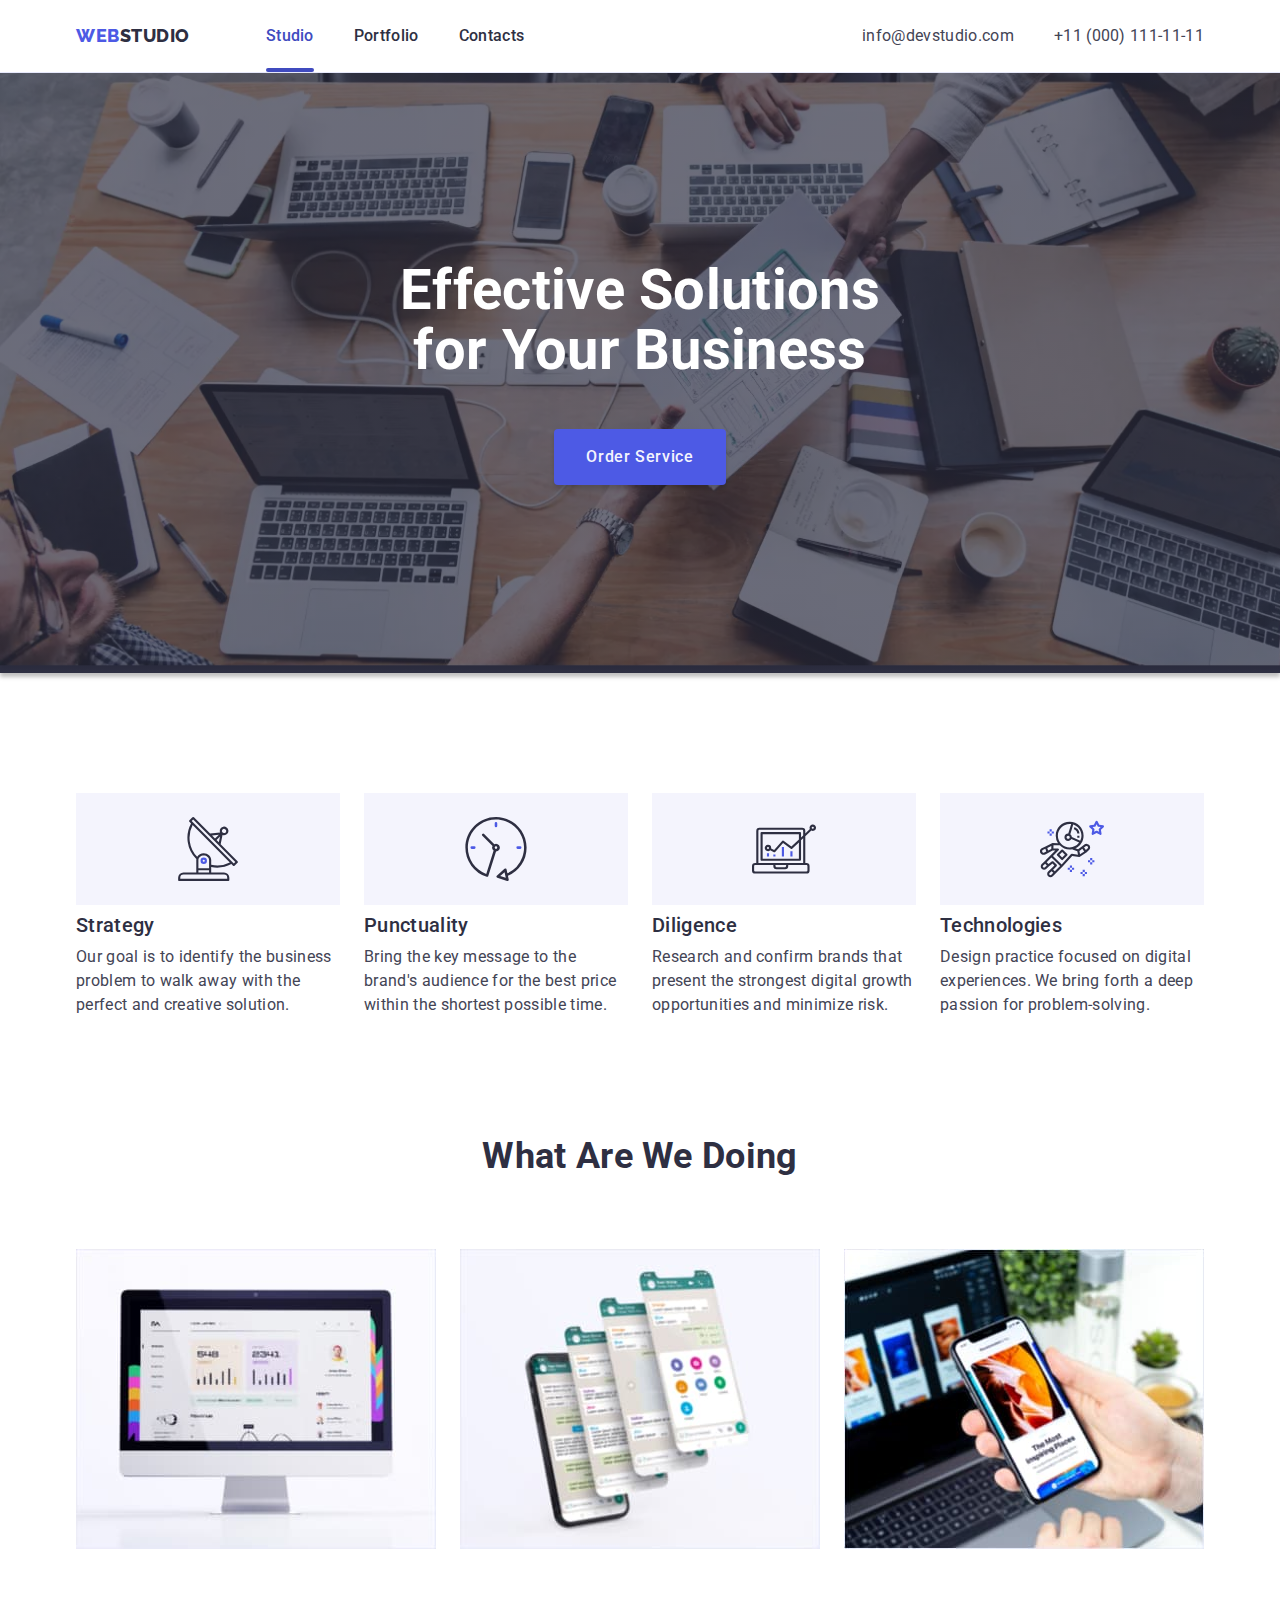
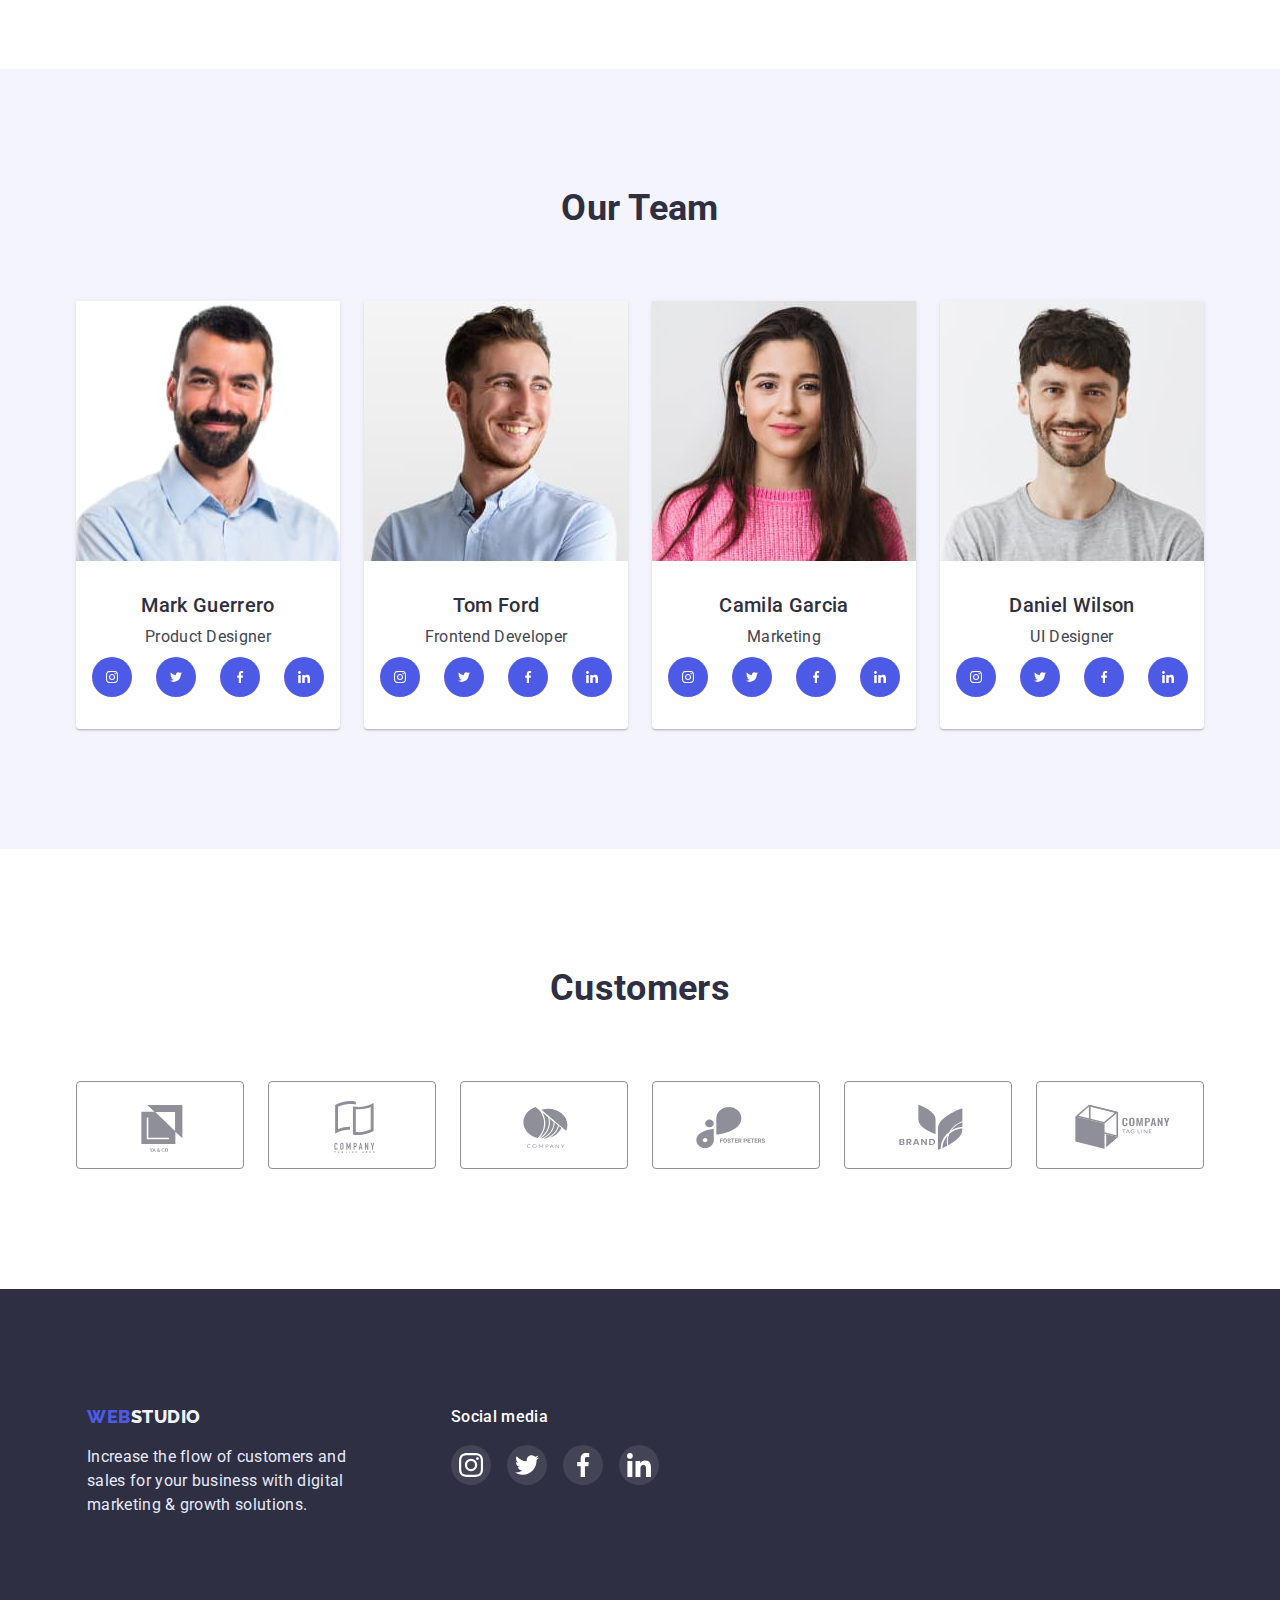
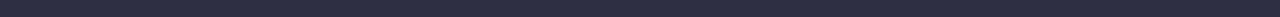
<file: index.html>
<!DOCTYPE html>
<html lang="en">
  <head>
    <meta charset="UTF-8" />
    <meta http-equiv="X-UA-Compatible" content="IE=edge" />
    <meta name="viewport" content="width=device-width, initial-scale=1.0" />
    <link rel="preconnect" href="https://fonts.googleapis.com" />
    <link rel="preconnect" href="https://fonts.gstatic.com" crossorigin />
    <link
      href="https://fonts.googleapis.com/css2?family=Montserrat:wght@400;700&family=Raleway:wght@800&family=Roboto:wght@400;500;700;900&display=swap"
      rel="stylesheet"
    />
    <link
      rel="stylesheet"
      href="https://cdnjs.cloudflare.com/ajax/libs/modern-normalize/1.1.0/modern-normalize.min.css"
    />
    <link rel="stylesheet" href="./css/style.css" />
    <title>Document</title>
  </head>
  <body>
    <header class="header">
      <div class="header-main container">
        <nav class="header-nav">
          <a class="logo link" href="index.html">
            <span class="logo-web">web</span>studio</a
          >
          <ul class="header-list list">
            <li class="header-item">
              <a class="header-link link current" href="index.html">Studio</a>
            </li>
            <li class="header-item">
              <a class="header-link link" href="portfolio.html">Portfolio</a>
            </li>
            <li class="header-item">
              <a class="header-link link" href="#">Contacts</a>
            </li>
          </ul>
        </nav>
        <address class="address">
          <ul class="address-list list">
            <li>
              <a class="address-item link" href="mailto:info@devstudio.com"
                >info@devstudio.com</a
              >
            </li>
            <li>
              <a class="address-item link" href="tel:+110001111111"
                >+11 (000) 111-11-11</a
              >
            </li>
          </ul>
        </address>
      </div>
    </header>
    <main>
      <!-- Hero -->
      <section class="hero-section">
        <div class="container">
          <h1 class="main-title">
            Effective Solutions <br />
            for Your Business
          </h1>
          <button class="hero-btn" type="button" data-modal-open>
            Order Service
          </button>
        </div>
      </section>
      <!-- Оur Features -->
      <section class="section">
        <div class="container">
          <h2 class="visually-hidden">Оur Features</h2>
          <ul class="features-list list">
            <li class="features-item">
              <div class="features-icon-box">
                <svg class="features-icon" width="64" height="64">
                  <use href="./img/icons.svg#icon-antenna"></use>
                </svg>
              </div>
              <h3 class="features-subtitle">Strategy</h3>
              <p class="features-text">
                Our goal is to identify the business problem to walk away with
                the perfect and creative solution.
              </p>
            </li>
            <li class="features-item">
              <div class="features-icon-box">
                <svg class="features-icon" width="64" height="64">
                  <use href="./img/icons.svg#icon-clock"></use>
                </svg>
              </div>
              <h3 class="features-subtitle">Punctuality</h3>
              <p class="features-text">
                Bring the key message to the brand's audience for the best price
                within the shortest possible time.
              </p>
            </li>
            <li class="features-item">
              <div class="features-icon-box">
                <svg class="features-icon" width="64" height="64">
                  <use href="./img/icons.svg#icon-diagram"></use>
                </svg>
              </div>
              <h3 class="features-subtitle">Diligence</h3>
              <p class="features-text">
                Research and confirm brands that present the strongest digital
                growth opportunities and minimize risk.
              </p>
            </li>
            <li class="features-item">
              <div class="features-icon-box">
                <svg class="features-icon" width="64" height="64">
                  <use href="./img/icons.svg#icon-astronaut"></use>
                </svg>
              </div>
              <h3 class="features-subtitle">Technologies</h3>
              <p class="features-text">
                Design practice focused on digital experiences. We bring forth a
                deep passion for problem-solving.
              </p>
            </li>
          </ul>
        </div>
      </section>
      <!-- What are we doing? -->
      <section class="works-section">
        <div class="container">
          <h2 class="section-title">What are we doing</h2>
          <ul class="works-list list">
            <li class="works-item">
              <img
                class="works-img"
                src="./img/desktop.jpg"
                alt="Desktop applications"
                width="360"
                height="360"
              />
            </li>
            <li class="works-item">
              <img
                class="works-img"
                src="./img/mobile.jpg"
                alt="Mobile applications"
                width="360"
                height="360"
              />
            </li>
            <li class="works-item">
              <img
                class="works-img"
                src="./img/design.jpg"
                alt="Applications design"
                width="360"
                height="360"
              />
            </li>
          </ul>
        </div>
      </section>
      <!-- Our Team -->
      <section class="section team-section">
        <div class="container">
          <h2 class="section-title">Our Team</h2>
          <ul class="team-list list">
            <li class="team-member">
              <img
                class="team-photo"
                src="./img/mark.jpg"
                alt="Smiling guy with beard"
                width="264"
                height="260"
              />
              <div class="member-info">
                <h3 class="team-subtitle">Mark Guerrero</h3>
                <p class="team-text">Product Designer</p>
                <ul class="social-list list">
                  <li class="social-box">
                    <a
                      class="social-link"
                      href="https://instagram.com"
                      rel="noopener noreferrer"
                      aria-label="instagram-link"
                    >
                      <svg class="social-link-icon" width="12" height="12">
                        <use href="./img/icons.svg#icon-instagram"></use></svg
                    ></a>
                  </li>
                  <li class="social-box">
                    <a
                      class="social-link"
                      href="https://twitter.com"
                      rel="noopener noreferrer"
                      aria-label="twitter-link"
                    >
                      <svg class="social-link-icon" width="12" height="12">
                        <use href="./img/icons.svg#icon-twitter"></use></svg
                    ></a>
                  </li>
                  <li class="social-box">
                    <a
                      class="social-link"
                      href="https://www.facebook.com"
                      rel="noopener noreferrer"
                      aria-label="facebook-link"
                    >
                      <svg class="social-link-icon" width="12" height="12">
                        <use href="./img/icons.svg#icon-facebook"></use></svg
                    ></a>
                  </li>
                  <li class="social-box">
                    <a
                      class="social-link"
                      href="https://www.linkedin.com"
                      rel="noopener noreferrer"
                      aria-label="linkedin-link"
                    >
                      <svg class="social-link-icon" width="12" height="12">
                        <use href="./img/icons.svg#icon-linkedin"></use></svg
                    ></a>
                  </li>
                </ul>
              </div>
            </li>
            <li class="team-member">
              <img
                class="team-photo"
                src="./img/tom.jpg"
                alt="Smiling guy with fancy hairstyle"
                width="264"
                height="260"
              />
              <div class="member-info">
                <h3 class="team-subtitle">Tom Ford</h3>
                <p class="team-text">Frontend Developer</p>
                <ul class="social-list list">
                  <li class="social-box">
                    <a
                      class="social-link"
                      href="https://instagram.com"
                      rel="noopener noreferrer"
                      aria-label="instagram-link"
                    >
                      <svg class="social-link-icon" width="12" height="12">
                        <use href="./img/icons.svg#icon-instagram"></use></svg
                    ></a>
                  </li>
                  <li class="social-box">
                    <a
                      class="social-link"
                      href="https://twitter.com"
                      rel="noopener noreferrer"
                      aria-label="twitter-link"
                    >
                      <svg class="social-link-icon" width="12" height="12">
                        <use href="./img/icons.svg#icon-twitter"></use></svg
                    ></a>
                  </li>
                  <li class="social-box">
                    <a
                      class="social-link"
                      href="https://www.facebook.com"
                      rel="noopener noreferrer"
                      aria-label="facebook-link"
                    >
                      <svg class="social-link-icon" width="12" height="12">
                        <use href="./img/icons.svg#icon-facebook"></use></svg
                    ></a>
                  </li>
                  <li class="social-box">
                    <a
                      class="social-link"
                      href="https://www.linkedin.com"
                      rel="noopener noreferrer"
                      aria-label="linkedin-link"
                    >
                      <svg class="social-link-icon" width="12" height="12">
                        <use href="./img/icons.svg#icon-linkedin"></use></svg
                    ></a>
                  </li>
                </ul>
              </div>
            </li>
            <li class="team-member">
              <img
                class="team-photo"
                src="./img/camila.jpg"
                alt="Shy lady with pink lipstick"
                width="264"
                height="260"
              />
              <div class="member-info">
                <h3 class="team-subtitle">Camila Garcia</h3>
                <p class="team-text">Marketing</p>
                <ul class="social-list list">
                  <li class="social-box">
                    <a
                      class="social-link"
                      href="https://instagram.com"
                      rel="noopener noreferrer"
                      aria-label="instagram-link"
                    >
                      <svg class="social-link-icon" width="12" height="12">
                        <use href="./img/icons.svg#icon-instagram"></use></svg
                    ></a>
                  </li>
                  <li class="social-box">
                    <a
                      class="social-link"
                      href="https://twitter.com"
                      rel="noopener noreferrer"
                      aria-label="twitter-link"
                    >
                      <svg class="social-link-icon" width="12" height="12">
                        <use href="./img/icons.svg#icon-twitter"></use></svg
                    ></a>
                  </li>
                  <li class="social-box">
                    <a
                      class="social-link"
                      href="https://www.facebook.com"
                      rel="noopener noreferrer"
                      aria-label="facebook-link"
                    >
                      <svg class="social-link-icon" width="12" height="12">
                        <use href="./img/icons.svg#icon-facebook"></use></svg
                    ></a>
                  </li>
                  <li class="social-box">
                    <a
                      class="social-link"
                      href="https://www.linkedin.com"
                      rel="noopener noreferrer"
                      aria-label="linkedin-link"
                    >
                      <svg class="social-link-icon" width="12" height="12">
                        <use href="./img/icons.svg#icon-linkedin"></use></svg
                    ></a>
                  </li>
                </ul>
              </div>
            </li>
            <li class="team-member">
              <img
                class="team-photo"
                src="./img/daniel.jpg"
                alt="Typical hipster"
                width="264"
                height="260"
              />
              <div class="member-info">
                <h3 class="team-subtitle">Daniel Wilson</h3>
                <p class="team-text">UI Designer</p>
                <ul class="social-list list">
                  <li class="social-box">
                    <a
                      class="social-link"
                      href="https://instagram.com"
                      rel="noopener noreferrer"
                      aria-label="instagram-link"
                    >
                      <svg class="social-link-icon" width="12" height="12">
                        <use href="./img/icons.svg#icon-instagram"></use></svg
                    ></a>
                  </li>
                  <li class="social-box">
                    <a
                      class="social-link"
                      href="https://twitter.com"
                      rel="noopener noreferrer"
                      aria-label="twitter-link"
                    >
                      <svg class="social-link-icon" width="12" height="12">
                        <use href="./img/icons.svg#icon-twitter"></use></svg
                    ></a>
                  </li>
                  <li class="social-box">
                    <a
                      class="social-link"
                      href="https://www.facebook.com"
                      rel="noopener noreferrer"
                      aria-label="facebook-link"
                    >
                      <svg class="social-link-icon" width="12" height="12">
                        <use href="./img/icons.svg#icon-facebook"></use></svg
                    ></a>
                  </li>
                  <li class="social-box">
                    <a
                      class="social-link"
                      href="https://www.linkedin.com"
                      rel="noopener noreferrer"
                      aria-label="linkedin-link"
                    >
                      <svg class="social-link-icon" width="12" height="12">
                        <use href="./img/icons.svg#icon-linkedin"></use></svg
                    ></a>
                  </li>
                </ul>
              </div>
            </li>
          </ul>
        </div>
      </section>
      <section class="section">
        <div class="container">
          <h2 class="section-title">Customers</h2>
          <ul class="customers-list list">
            <li class="customers-item">
              <a
                class="company-link"
                href=""
                rel="noopener noreferrer"
                aria-label=""
              >
                <svg class="company-link-icon" width="104" height="56">
                  <use href="./img/icons.svg#icon-Logo1"></use></svg
              ></a>
            </li>
            <li class="customers-item">
              <a
                class="company-link"
                href=""
                rel="noopener noreferrer"
                aria-label=""
              >
                <svg class="company-link-icon" width="104" height="56">
                  <use href="./img/icons.svg#icon-Logo2"></use></svg
              ></a>
            </li>
            <li class="customers-item">
              <a
                class="company-link"
                href=""
                rel="noopener noreferrer"
                aria-label=""
              >
                <svg class="company-link-icon" width="104" height="56">
                  <use href="./img/icons.svg#icon-Logo3"></use></svg
              ></a>
            </li>
            <li class="customers-item">
              <a
                class="company-link"
                href=""
                rel="noopener noreferrer"
                aria-label=""
              >
                <svg class="company-link-icon" width="104" height="56">
                  <use href="./img/icons.svg#icon-Logo4"></use></svg
              ></a>
            </li>
            <li class="customers-item">
              <a
                class="company-link"
                href=""
                rel="noopener noreferrer"
                aria-label=""
              >
                <svg class="company-link-icon" width="104" height="56">
                  <use href="./img/icons.svg#icon-Logo5"></use></svg
              ></a>
            </li>
            <li class="customers-item">
              <a
                class="company-link"
                href=""
                rel="noopener noreferrer"
                aria-label=""
              >
                <svg class="company-link-icon" width="104" height="56">
                  <use href="./img/icons.svg#icon-Logo6"></use></svg
              ></a>
            </li>
          </ul>
        </div>
      </section>
    </main>
    <footer class="footer">
      <div class="footer-container container">
        <div class="footer-info">
          <a class="logo link logo-footer" href="index.html">
            <span class="logo-web">web</span>studio
          </a>
          <p class="footer-text">
            Increase the flow of customers and sales for your business with
            digital marketing & growth solutions.
          </p>
        </div>
        <div class="footer-social">
          <p class="uppertitle">Social media</p>
          <ul class="footer-social-list list">
            <li class="footer-social-box">
              <a
                class="footer-social-link"
                href="https://instagram.com"
                rel="noopener noreferrer"
                aria-label="instagram-link"
              >
                <svg class="footer-social-link-icon" width="24" height="24">
                  <use href="./img/icons.svg#icon-instagram"></use></svg
              ></a>
            </li>
            <li class="footer-social-box">
              <a
                class="footer-social-link"
                href="https://twitter.com"
                rel="noopener noreferrer"
                aria-label="twitter-link"
              >
                <svg class="footer-social-link-icon" width="24" height="24">
                  <use href="./img/icons.svg#icon-twitter"></use></svg
              ></a>
            </li>
            <li class="footer-social-box">
              <a
                class="footer-social-link"
                href="https://www.facebook.com"
                rel="noopener noreferrer"
                aria-label="facebook-link"
              >
                <svg class="footer-social-link-icon" width="24" height="24">
                  <use href="./img/icons.svg#icon-facebook"></use></svg
              ></a>
            </li>
            <li class="footer-social-box">
              <a
                class="footer-social-link"
                href="https://www.linkedin.com"
                rel="noopener noreferrer"
                aria-label="linkedin-link"
              >
                <svg class="footer-social-link-icon" width="24" height="24">
                  <use href="./img/icons.svg#icon-linkedin"></use></svg
              ></a>
            </li>
          </ul>
        </div>
      </div>
    </footer>

    <div class="backdrop is-hidden" data-modal>
      <div class="modal">
        <button class="modal-btn" type="button" data-modal-close>
          <svg class="modal-icon" width="8px" height="8px">
            <use href="./img/icons.svg#icon-close"></use>
          </svg>
        </button>
      </div>
    </div>

    <script src="./js/modal.js"></script>
  </body>
</html>
</file>
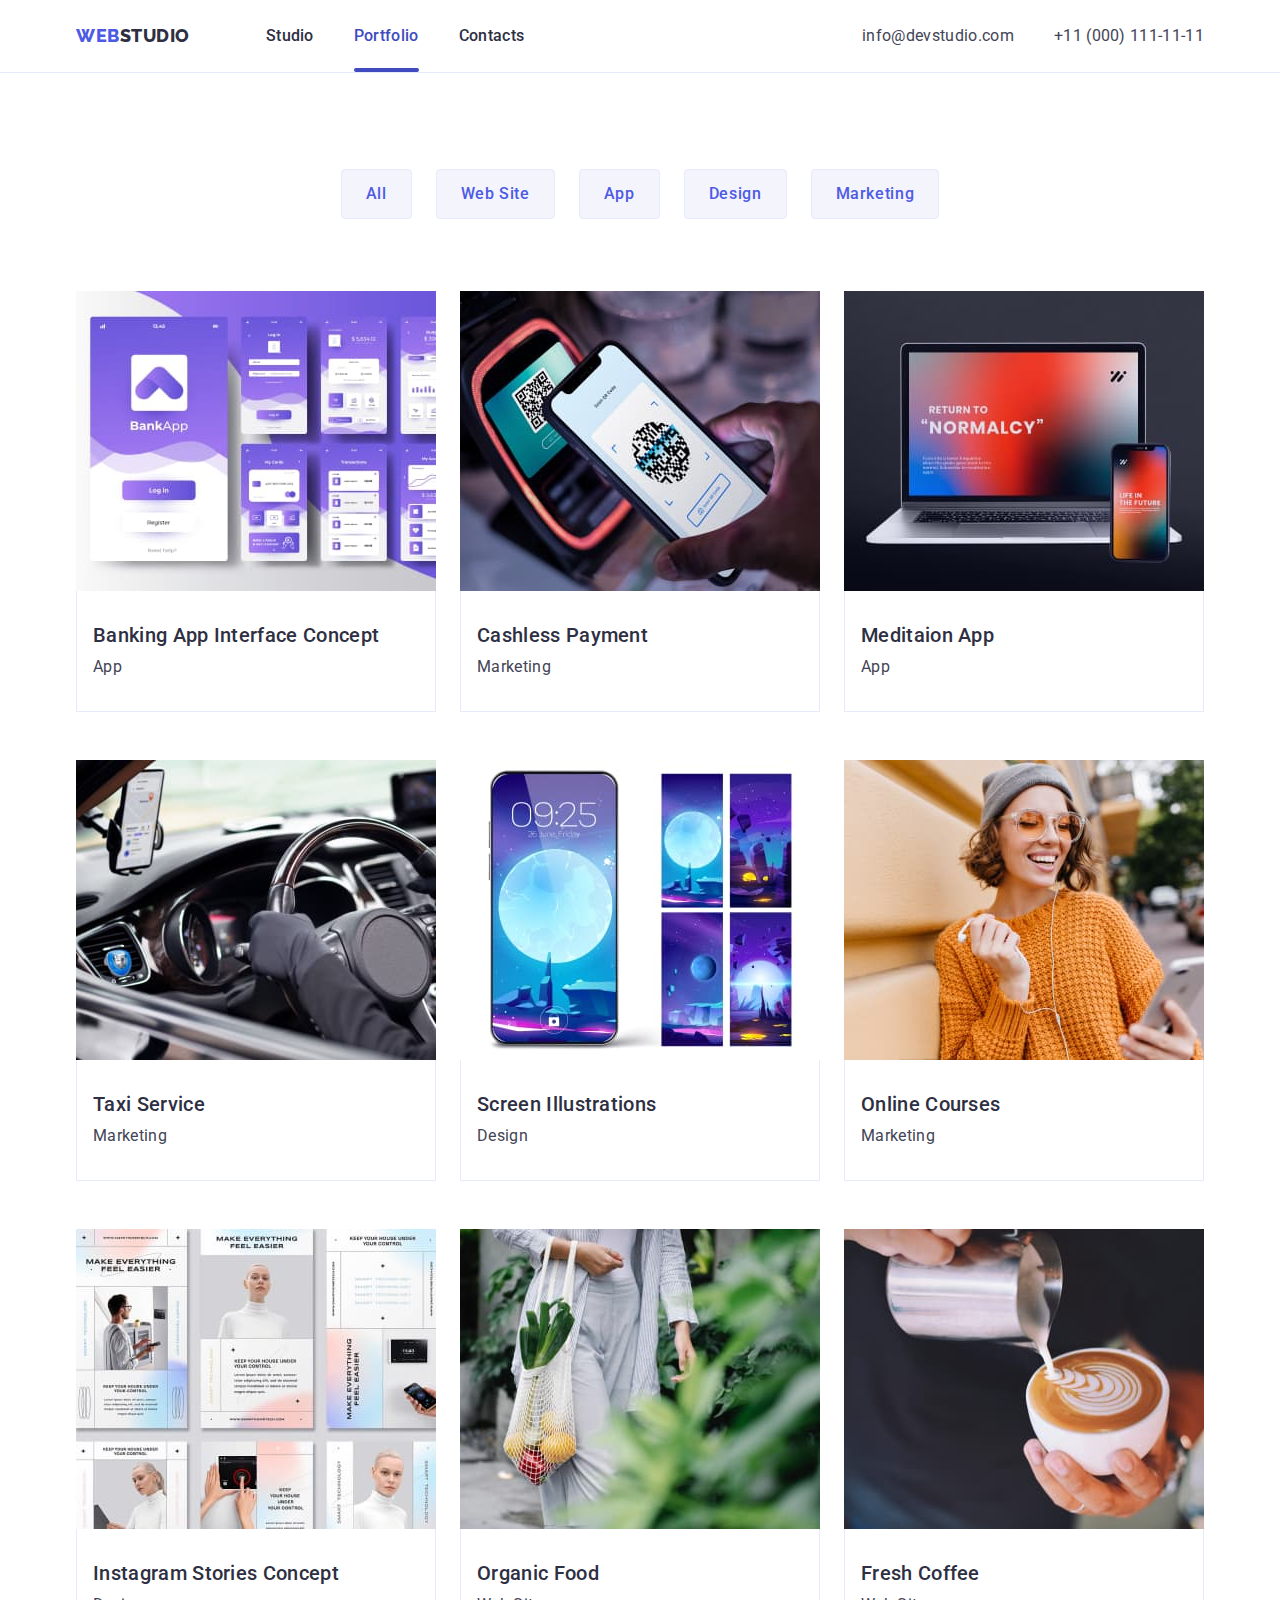
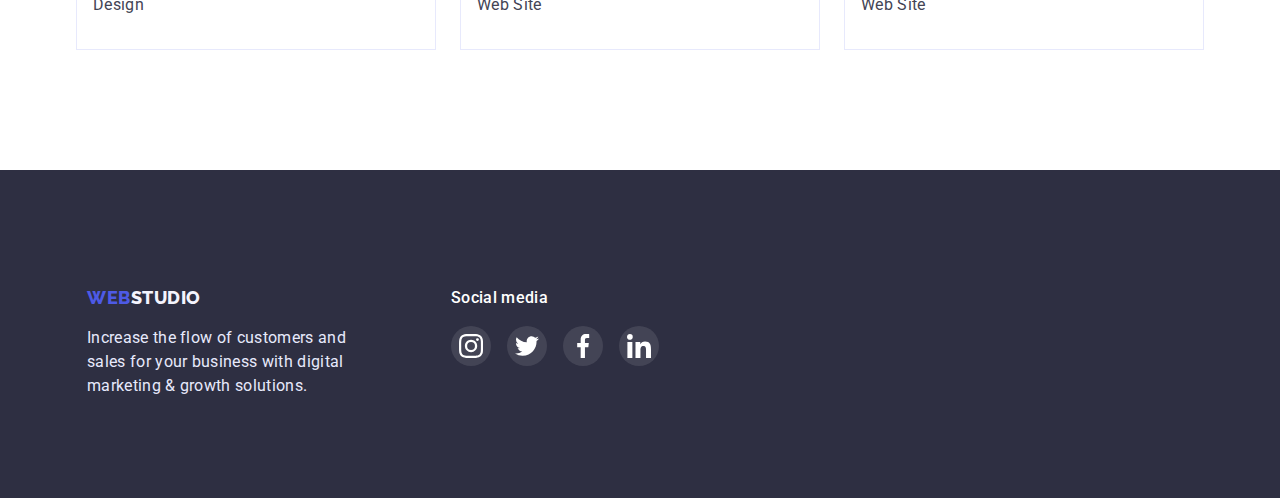
<file: portfolio.html>
<!DOCTYPE html>
<html lang="en">
  <head>
    <meta charset="UTF-8" />
    <meta http-equiv="X-UA-Compatible" content="IE=edge" />
    <meta name="viewport" content="width=device-width, initial-scale=1.0" />
    <link rel="preconnect" href="https://fonts.googleapis.com" />
    <link rel="preconnect" href="https://fonts.gstatic.com" crossorigin />
    <link
      href="https://fonts.googleapis.com/css2?family=Montserrat:wght@400;700&family=Raleway:wght@800&family=Roboto:wght@400;500;700;900&display=swap"
      rel="stylesheet"
    />
    <link
      rel="stylesheet"
      href="https://cdnjs.cloudflare.com/ajax/libs/modern-normalize/1.1.0/modern-normalize.min.css"
    />
    <link rel="stylesheet" href="./css/style.css" />
    <title>Document</title>
  </head>
  <body>
    <header class="header">
      <div class="header-main container">
        <nav class="header-nav">
          <a class="logo link" href="index.html">
            <span class="logo-web">web</span>studio</a
          >
          <ul class="header-list list">
            <li class="header-item">
              <a class="header-link link" href="index.html">Studio</a>
            </li>
            <li class="header-item">
              <a class="header-link link current" href="portfolio.html"
                >Portfolio</a
              >
            </li>
            <li class="header-item">
              <a class="header-link link" href="#">Contacts</a>
            </li>
          </ul>
        </nav>
        <address class="address">
          <ul class="address-list list">
            <li>
              <a class="address-item link" href="mailto:info@devstudio.com"
                >info@devstudio.com</a
              >
            </li>
            <li>
              <a class="address-item link" href="tel:+110001111111"
                >+11 (000) 111-11-11</a
              >
            </li>
          </ul>
        </address>
      </div>
    </header>
    <main>
      <section class="portfolio-section">
        <div class="container">
          <h1 class="visually-hidden">What are we doing</h1>

          <!-- Filters -->
          <ul class="filters-list list">
            <li class="filters-item">
              <button class="filters-btn" type="button">All</button>
            </li>
            <li class="filters-item">
              <button class="filters-btn" type="button">Web Site</button>
            </li>
            <li class="filters-item">
              <button class="filters-btn" type="button">App</button>
            </li>
            <li class="filters-item">
              <button class="filters-btn" type="button">Design</button>
            </li>
            <li class="filters-item">
              <button class="filters-btn" type="button">Marketing</button>
            </li>
          </ul>
          <!-- What are we doing -->
          <ul class="results-list list">
            <li class="results-item">
              <a class="results-link link" href="">
                <div class="results-action">
                  <img
                    class="results-img"
                    src="./img/portfolio/img1.jpg"
                    alt=""
                    width="360"
                    height="300"
                  />
                  <p class="results-action-text">
                    14 Stylish and User-Friendly App Design Concepts · Task
                    Manager App · Calorie Tracker App · Exotic Fruit Ecommerce
                    App · Cloud Storage App
                  </p>
                </div>
                <div class="results-text">
                  <h2 class="results-subtitle">
                    Banking App Interface Concept
                  </h2>
                  <p class="results-dsc">App</p>
                </div>
              </a>
            </li>
            <li class="results-item">
              <a class="results-link link" href="">
                <div class="results-action">
                  <img
                    class="results-img"
                    src="./img/portfolio/img2.jpg"
                    alt=""
                    width="360"
                    height="300"
                  />
                  <p class="results-action-text">
                    14 Stylish and User-Friendly App Design Concepts · Task
                    Manager App · Calorie Tracker App · Exotic Fruit Ecommerce
                    App · Cloud Storage App
                  </p>
                </div>
                <div class="results-text">
                  <h2 class="results-subtitle">Cashless Payment</h2>
                  <p class="results-dsc">Marketing</p>
                </div>
              </a>
            </li>
            <li class="results-item">
              <a class="results-link link" href="">
                <div class="results-action">
                  <img
                    class="results-img"
                    src="./img/portfolio/img3.jpg"
                    alt=""
                    width="360"
                    height="300"
                  />
                  <p class="results-action-text">
                    14 Stylish and User-Friendly App Design Concepts · Task
                    Manager App · Calorie Tracker App · Exotic Fruit Ecommerce
                    App · Cloud Storage App
                  </p>
                </div>
                <div class="results-text">
                  <h2 class="results-subtitle">Meditaion App</h2>
                  <p class="results-dsc">App</p>
                </div>
              </a>
            </li>
            <li class="results-item">
              <a class="results-link link" href="">
                <div class="results-action">
                  <img
                    class="results-img"
                    src="./img/portfolio/img4.jpg"
                    alt=""
                    width="360"
                    height="300"
                  />
                  <p class="results-action-text">
                    14 Stylish and User-Friendly App Design Concepts · Task
                    Manager App · Calorie Tracker App · Exotic Fruit Ecommerce
                    App · Cloud Storage App
                  </p>
                </div>
                <div class="results-text">
                  <h2 class="results-subtitle">Taxi Service</h2>
                  <p class="results-dsc">Marketing</p>
                </div>
              </a>
            </li>
            <li class="results-item">
              <a class="results-link link" href="">
                <div class="results-action">
                  <img
                    class="results-img"
                    src="./img/portfolio/img5.jpg"
                    alt=""
                    width="360"
                    height="300"
                  />
                  <p class="results-action-text">
                    14 Stylish and User-Friendly App Design Concepts · Task
                    Manager App · Calorie Tracker App · Exotic Fruit Ecommerce
                    App · Cloud Storage App
                  </p>
                </div>
                <div class="results-text">
                  <h2 class="results-subtitle">Screen Illustrations</h2>
                  <p class="results-dsc">Design</p>
                </div>
              </a>
            </li>
            <li class="results-item">
              <a class="results-link link" href="">
                <div class="results-action">
                  <img
                    class="results-img"
                    src="./img/portfolio/img6.jpg"
                    alt=""
                    width="360"
                    height="300"
                  />
                  <p class="results-action-text">
                    14 Stylish and User-Friendly App Design Concepts · Task
                    Manager App · Calorie Tracker App · Exotic Fruit Ecommerce
                    App · Cloud Storage App
                  </p>
                </div>
                <div class="results-text">
                  <h2 class="results-subtitle">Online Courses</h2>
                  <p class="results-dsc">Marketing</p>
                </div>
              </a>
            </li>
            <li class="results-item">
              <a class="results-link link" href="">
                <div class="results-action">
                  <img
                    class="results-img"
                    src="./img/portfolio/img7.jpg"
                    alt=""
                    width="360"
                    height="300"
                  />
                  <p class="results-action-text">
                    14 Stylish and User-Friendly App Design Concepts · Task
                    Manager App · Calorie Tracker App · Exotic Fruit Ecommerce
                    App · Cloud Storage App
                  </p>
                </div>
                <div class="results-text">
                  <h2 class="results-subtitle">Instagram Stories Concept</h2>
                  <p class="results-dsc">Design</p>
                </div>
              </a>
            </li>
            <li class="results-item">
              <a class="results-link link" href="">
                <div class="results-action">
                  <img
                    class="results-img"
                    src="./img/portfolio/img8.jpg"
                    alt=""
                    width="360"
                    height="300"
                  />
                  <p class="results-action-text">
                    14 Stylish and User-Friendly App Design Concepts · Task
                    Manager App · Calorie Tracker App · Exotic Fruit Ecommerce
                    App · Cloud Storage App
                  </p>
                </div>
                <div class="results-text">
                  <h2 class="results-subtitle">Organic Food</h2>
                  <p class="results-dsc">Web Site</p>
                </div>
              </a>
            </li>
            <li class="results-item">
              <a class="results-link link" href="">
                <div class="results-action">
                  <img
                    class="results-img"
                    src="./img/portfolio/img9.jpg"
                    alt=""
                    width="360"
                    height="300"
                  />
                  <p class="results-action-text">
                    14 Stylish and User-Friendly App Design Concepts · Task
                    Manager App · Calorie Tracker App · Exotic Fruit Ecommerce
                    App · Cloud Storage App
                  </p>
                </div>
                <div class="results-text">
                  <h2 class="results-subtitle">Fresh Coffee</h2>
                  <p class="results-dsc">Web Site</p>
                </div>
              </a>
            </li>
          </ul>
        </div>
      </section>
    </main>
    <footer class="footer">
      <div class="footer-container container">
        <div class="footer-info">
          <a class="logo link logo-footer" href="index.html">
            <span class="logo-web">web</span>studio
          </a>
          <p class="footer-text">
            Increase the flow of customers and sales for your business with
            digital marketing & growth solutions.
          </p>
        </div>
        <div class="footer-social">
          <p class="uppertitle">Social media</p>
          <ul class="footer-social-list list">
            <li class="footer-social-box">
              <a
                class="footer-social-link"
                href="https://instagram.com"
                rel="noopener noreferrer"
                aria-label="instagram-link"
              >
                <svg class="footer-social-link-icon" width="24" height="24">
                  <use href="./img/icons.svg#icon-instagram"></use></svg
              ></a>
            </li>
            <li class="footer-social-box">
              <a
                class="footer-social-link"
                href="https://twitter.com"
                rel="noopener noreferrer"
                aria-label="twitter-link"
              >
                <svg class="footer-social-link-icon" width="24" height="24">
                  <use href="./img/icons.svg#icon-twitter"></use></svg
              ></a>
            </li>
            <li class="footer-social-box">
              <a
                class="footer-social-link"
                href="https://www.facebook.com"
                rel="noopener noreferrer"
                aria-label="facebook-link"
              >
                <svg class="footer-social-link-icon" width="24" height="24">
                  <use href="./img/icons.svg#icon-facebook"></use></svg
              ></a>
            </li>
            <li class="footer-social-box">
              <a
                class="footer-social-link"
                href="https://www.linkedin.com"
                rel="noopener noreferrer"
                aria-label="linkedin-link"
              >
                <svg class="footer-social-link-icon" width="24" height="24">
                  <use href="./img/icons.svg#icon-linkedin"></use></svg
              ></a>
            </li>
          </ul>
        </div>
      </div>
    </footer>
  </body>
</html>
</file>
<file: css/style.css>
:root {
  --brand-color: #4d5ae5;
  --main-color: #2e2f42;
  --secondary-color: #434455;
  --additional-one-color: #404bbf;
  --additional-two-color: #f4f4fd;
  --additional-three-color: #ffffff;
  --additional-four-color: #e7e9fc;
  --main-size: 16px;
  --main-font-weight: 500;

  --trns-def: 250ms cubic-bezier(0.4, 0, 0.2, 1);
}

/* =========================== body ===========================*/
body {
  font-family: 'Roboto', sans-serif;
  color: var(--main-color);
  letter-spacing: 0.02em;
}

.container {
  max-width: 1158px;
  margin: 0 auto;
  padding: 0 15px;
}
h1,
h2,
h3,
h4,
h5,
h6,
p,
ul {
  margin: 0;
  padding: 0;
}
img {
  display: block;
  max-width: 100%;
  height: auto;
  margin: 0;
}

.section {
  padding: 120px 0;
}
/* =========================== /body ===========================*/

/* =========================== cl ===========================*/
.list {
  list-style: none;
}

.link {
  text-decoration: none;
}

.visually-hidden {
  position: absolute;
  width: 1px;
  height: 1px;
  margin: -1px;
  border: 0;
  padding: 0;

  white-space: nowrap;
  clip-path: inset(100%);
  clip: rect(0 0 0 0);
  overflow: hidden;
}
/* =========================== /cl ===========================*/

/* =========================== Header ===========================*/

.header-main {
  display: flex;
  align-items: center;
}
.header {
  border-bottom: 1px solid #e7e9fc;
}
.header-nav {
  display: flex;
  align-items: center;
}
.logo {
  margin-right: 76px;
  padding: 16px 0;
  font-family: 'Raleway';
  font-weight: 800;
  font-size: 18px;
  line-height: 1.33;
  letter-spacing: 0.03em;
  text-transform: uppercase;
  color: var(--main-color);
}
.logo-web {
  font-family: 'Raleway';
  font-weight: 800;
  font-size: 18px;
  line-height: 1.33;
  letter-spacing: 0.03em;
  text-transform: uppercase;
  color: var(--brand-color);
}
.header-list {
  display: flex;
}

.header-link {
  position: relative;
  font-weight: var(--main-font-weight);
  font-size: var(--main-size);
  line-height: 1.5;
  color: var(--main-color);

  transition: color var(--trns-def);
}
.header-list li + li {
  margin-left: 40px;
}

.header-item a {
  display: block;
  padding-top: 24px;
  padding-bottom: 24px;
}

.header-link:hover,
.header-link:focus {
  color: var(--additional-one-color);
}
.address {
  margin-left: auto;
}
.address-list {
  display: flex;
}
.address-list li + li {
  margin-left: 40px;
}

.address-item {
  display: block;
  padding-top: 24px;
  padding-bottom: 24px;
  font-style: normal;
  font-size: var(--main-size);
  line-height: 1.5;
  color: var(--secondary-color);
  transition: color var(--trns-def);
}
.address-item:hover,
.address-item:focus {
  color: var(--additional-one-color);
}

.current {
  color: var(--additional-one-color);
}
.header-link.current::after {
  content: '';
  position: absolute;
  bottom: 0;
  left: 0;
  display: block;
  width: 100%;
  height: 4px;
  background-color: var(--additional-one-color);
  border-radius: 2px;
}

/* =========================== Header ===========================*/

/* =========================== Hero ===========================*/

.hero-section {
  background-color: var(--main-color);
  max-width: 1440px;
  margin: 0 auto;
  padding-top: 188px;
  padding-bottom: 188px;
  text-align: center;

  background-image: linear-gradient(
      rgba(46, 47, 66, 0.7),
      rgba(46, 47, 66, 0.7)
    ),
    url(../img/bg/people-office-bg.webp);
  background-repeat: no-repeat;
  background-size: cover;
  box-shadow: 0px 4px 4px rgba(0, 0, 0, 0.25);
}

.main-title {
  font-size: 56px;
  line-height: 1.07;
  color: var(--additional-three-color);
  margin-bottom: 48px;
}
.hero-btn {
  font-weight: var(--main-font-weight);
  font-size: var(--main-size);
  line-height: 1.5;
  letter-spacing: 0.04em;
  color: var(--additional-two-color);
  background-color: var(--brand-color);
  cursor: pointer;
  min-width: 169px;
  padding: 16px 32px;
  border: none;
  border-radius: 4px;
  box-shadow: 0px 4px 4px rgba(0, 0, 0, 0.15);

  transition: background-color var(--trns-def);
}

.hero-btn:hover,
.hero-btn:focus {
  background-color: var(--additional-one-color);
}

/* =========================== /Hero ===========================*/

/* =========================== Our Features ===========================*/

.features-list {
  display: flex;
  gap: 24px;
}
.features-icon-box {
  display: flex;
  align-items: center;
  justify-content: center;
  height: 112px;
  margin-bottom: 8px;

  background-color: var(--additional-two-color);
}
.list {
}
.features-item {
  flex-basis: calc((100% - 72px) / 4);
}
.features-subtitle {
  font-weight: var(--main-font-weight);
  font-size: 20px;
  line-height: 1.2;
  margin-bottom: 8px;
}
.features-text {
  font-size: var(--main-size);
  line-height: 1.5;
  color: var(--secondary-color);
}

/* =========================== /Our Features ===========================*/

/* =========================== Our works ===========================*/

.works-section {
  padding-bottom: 120px;
}
.section-title {
  font-size: 36px;
  line-height: 1.11;
  text-align: center;
  text-transform: capitalize;
  margin-bottom: 72px;
}
.works-list {
  display: flex;
  gap: 24px;
}
.works-item {
  flex-basis: calc((100% - 48px) / 3);
}
.works-img {
}

/* =========================== /Our works ===========================*/

/* =========================== Our team ===========================*/

.team-section {
  background-color: var(--additional-two-color);
}

.team-list {
  display: flex;
  gap: 24px;
}
.team-member {
  flex-basis: calc((100% - 72px) / 4);
  background-color: var(--additional-three-color);
  box-shadow: 0px 1px 6px rgba(46, 47, 66, 0.08),
    0px 1px 1px rgba(46, 47, 66, 0.16), 0px 2px 1px rgba(46, 47, 66, 0.08);
  border-radius: 0px 0px 4px 4px;
}
.team-photo {
}
.member-info {
  padding: 32px 0;
  text-align: center;
}
.team-subtitle {
  font-weight: var(--main-font-weight);
  font-size: 20px;
  line-height: 1.2;
  margin-bottom: 8px;
}
.team-text {
  margin-bottom: 8px;
  font-size: var(--main-size);
  line-height: 1.5;
  color: var(--secondary-color);
}

.social-list {
  display: flex;
  gap: 24px;
  padding: 0 16px;
}
.social-box {
  width: 40px;
  height: 40px;
}
.social-link:hover,
.social-link:focus {
  background-color: var(--additional-one-color);
}
.social-link {
  display: block;
  width: 100%;
  height: 100%;
  background-color: var(--brand-color);
  border-radius: 50%;
  padding: 12px;

  transition: background-color var(--trns-def);
}
.social-link-icon {
  fill: var(--additional-three-color);
}
/* =========================== /Our team ===========================*/

/* =========================== Customers ===========================*/

.customers-section {
  padding: 120px 156px;
}
.customers-list {
  display: flex;
  gap: 24px;
}
.customers-item {
  width: 168px;
  height: 88px;
}

.company-link {
  display: block;
  width: 100%;
  height: 100%;
  padding: 16px 32px;
  border: 1px solid #8e8f99;
  border-radius: 4px;
  fill: #8e8f99;

  transition: fill var(--trns-def), border-color var(--trns-def);
}
.company-link:hover,
.company-link:focus {
  border-color: var(--additional-one-color);
  fill: var(--additional-one-color);
}
.company-link-icon {
}

/* =========================== Customers ===========================*/
/* =========================== Footer ===========================*/

.footer {
  background-color: var(--main-color);
  padding-top: 100px;
  padding-bottom: 100px;
  display: flex;
  justify-content: flex-start;
}
.footer-container {
  display: flex;
  gap: 100px;
}
.footer-info {
}

.uppertitle {
  font-weight: 500;
  font-size: var(--main-size);
  line-height: 1.5;
  color: var(--additional-three-color);
  padding: 16px 0;
}
.logo-footer {
  margin: 0;
  color: var(--additional-two-color);
  display: inline-block;
}

.footer-text {
  font-size: var(--main-size);
  line-height: 1.5;
  color: var(--additional-four-color);
  max-width: 264px;
}

.footer-social {
  padding-right: 534px;
}
.footer-social-list {
  display: flex;
  gap: 16px;
}
.footer-social-box {
  width: 40px;
  height: 40px;
}
.footer-social-link:hover,
.footer-social-link:focus {
  background-color: #31d0aa;
}
.footer-social-link {
  display: block;
  width: 100%;
  height: 100%;
  padding: 8px;
  border-radius: 50%;
  background-color: rgba(255, 255, 255, 0.1);
  transition: background-color var(--trns-def);
}
.footer-social-link-icon {
  fill: var(--additional-three-color);
}
/* =========================== /Footer ===========================*/

/* =========================== 
Portfolio
===========================*/

.portfolio-section {
  padding-top: 96px;
  padding-bottom: 120px;
}

/* =========================== Filters btn ===========================*/

.filters-list {
  display: flex;
  justify-content: center;
  margin-bottom: 72px;
}
.filters-list li + li {
  margin-left: 24px;
}
.filters-item {
}
.filters-btn {
  padding: 12px 24px;
  font-family: 'Roboto', sans-serif;
  background-color: var(--additional-two-color);
  font-weight: var(--main-font-weight);
  font-size: var(--main-size);
  line-height: 1.5;
  letter-spacing: 0.04em;
  color: var(--brand-color);
  border: 1px solid var(--additional-four-color);
  border-radius: 4px;
  cursor: pointer;

  transition: background-color var(--trns-def), color var(--trns-def),
    border-color var(--trns-def), box-shadow var(--trns-def);
}
.filters-btn:hover,
.filters-btn:focus {
  background-color: var(--additional-one-color);
  color: var(--additional-three-color);
  border-color: var(--additional-one-color);
  box-shadow: 0px 3px 1px rgba(0, 0, 0, 0.1), 0px 2px 1px rgba(0, 0, 0, 0.08),
    0px 2px 2px rgba(0, 0, 0, 0.12);
}

/* =========================== /Filters btn ===========================*/

/* =========================== results ===========================*/

.results-list {
  display: flex;
  flex-wrap: wrap;
  column-gap: 24px;
  row-gap: 48px;
}
.results-item {
  flex-basis: calc((100% - 48px) / 3);
  transition: box-shadow var(--trns-def);
}
.results-item:hover {
  box-shadow: 0px 1px 6px rgba(46, 47, 66, 0.08),
    0px 1px 1px rgba(46, 47, 66, 0.16), 0px 2px 1px rgba(46, 47, 66, 0.08);
}

.results-link {
}
.results-img {
}
.results-text {
  padding: 32px 16px;

  border-left: 1px solid var(--additional-four-color);
  border-right: 1px solid var(--additional-four-color);
  border-bottom: 1px solid var(--additional-four-color);
}
.results-subtitle {
  margin-bottom: 8px;

  font-weight: var(--main-font-weight);
  font-size: 20px;
  line-height: 1.2;
  color: var(--main-color);
}
.results-dsc {
  font-size: var(--main-size);
  line-height: 1.5;
  color: var(--secondary-color);
}

.results-action {
  position: relative;
  overflow: hidden;
}

.results-link:hover .results-action::before,
.results-link:focus .results-action::before {
  transform: translateY(0);
}

.results-link:hover .results-action-text,
.results-link:focus .results-action-text {
  transform: translateY(0);
}
.results-action::before {
  display: inline-block;
  content: '';
  position: absolute;
  top: 0;
  left: 0;
  width: 100%;
  height: 300px;
  background-color: var(--brand-color);

  transform: translateY(100%);
  transition: transform var(--trns-def);
}

.results-action-text {
  position: absolute;
  top: 0;
  left: 0;
  width: 100%;
  height: 100%;
  padding-top: 40px;
  padding-left: 32px;
  padding-right: 32px;

  font-size: var(--main-size);
  line-height: 1.5;
  letter-spacing: 0.02em;
  color: var(--additional-two-color);

  transform: translateY(100%);
  transition: transform var(--trns-def);
}

/* =========================== /results ===========================*/

/* =========================== Modal ===========================*/

.backdrop {
  position: fixed;
  left: 0;
  top: 0;
  width: 100%;
  height: 100%;

  background: rgba(46, 47, 66, 0.4);
  transition: opacity var(--trns-def), visibility var(--trns-def),
    transform var(--trns-def);
}

.backdrop.is-hidden {
  visibility: hidden;
  opacity: 0;
  pointer-events: none;
  transform: scale(0);
}

.modal {
  position: absolute;
  left: 50%;
  top: 50%;
  transform: translate(-50%, -50%);

  width: 508px;
  min-height: 576px;
  background: #fcfcfc;
  box-shadow: 0px 1px 1px rgba(0, 0, 0, 0.14), 0px 1px 3px rgba(0, 0, 0, 0.12),
    0px 2px 1px rgba(0, 0, 0, 0.2);
  border-radius: 4px;
}

.modal-btn {
  display: flex;
  align-items: center;
  justify-content: center;
  cursor: pointer;

  position: absolute;
  right: 24px;
  top: 24px;

  width: 24px;
  height: 24px;

  padding: 0;
  background-color: var(--additional-four-color);
  border: 1px solid rgba(0, 0, 0, 0.1);
  border-radius: 50%;
  transition: background-color var(--trns-def), fill var(--trns-def);
}

.modal-btn:hover,
.modal-btn:focus {
  background-color: var(--additional-one-color);
  fill: #ffffff;
}
.modal-icon {
}

/* =========================== /modal ===========================*/
</file>
